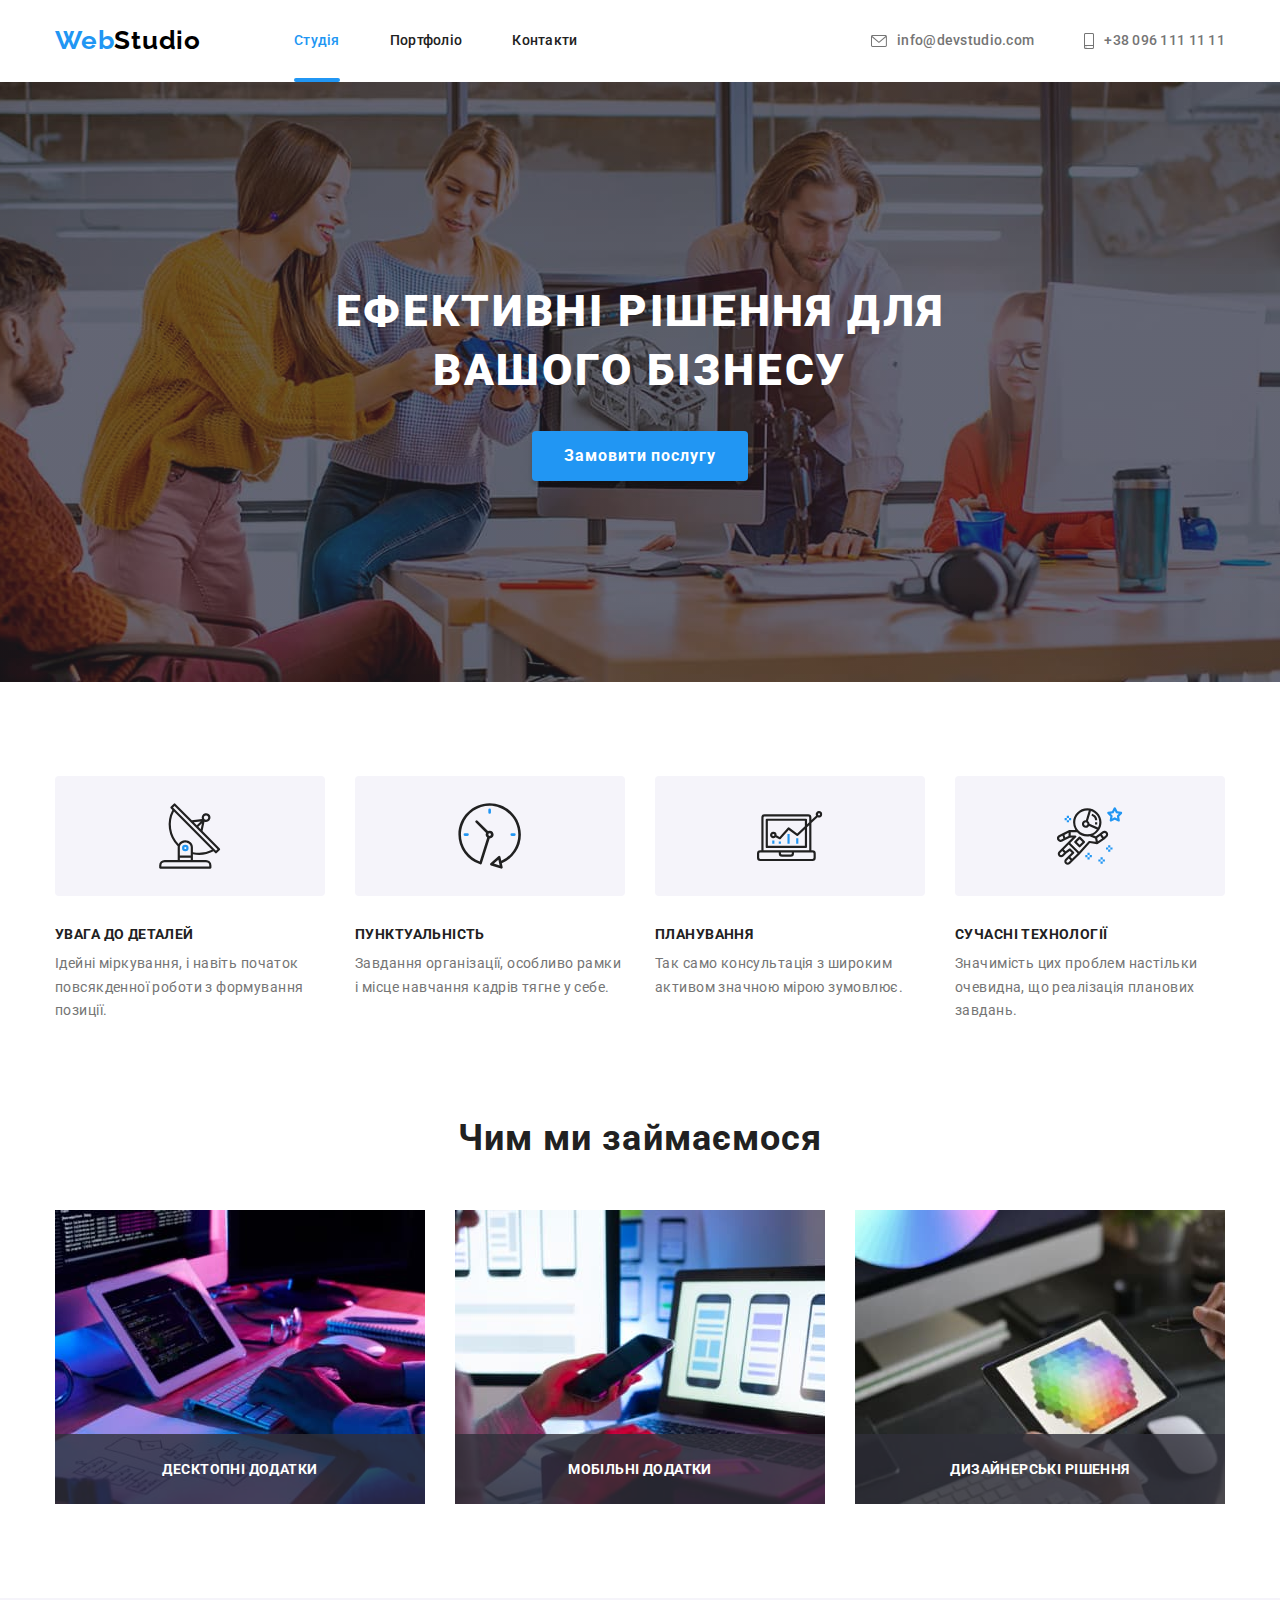
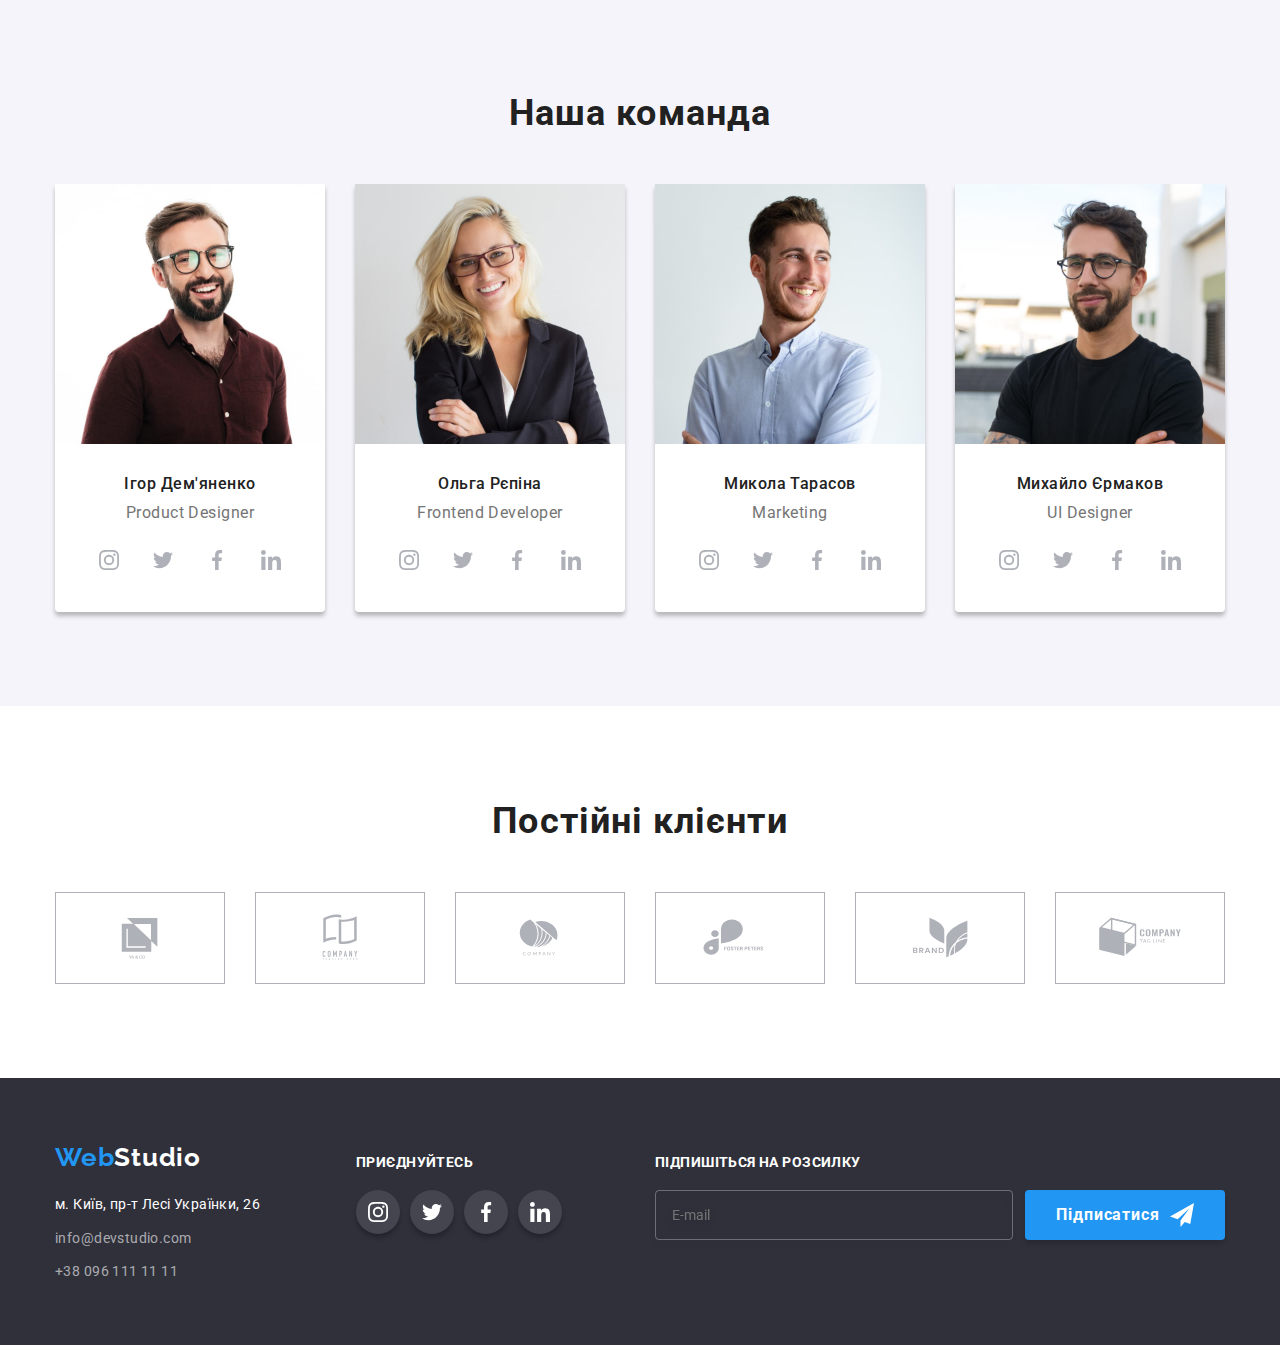
<file: index.html>
<!DOCTYPE html>
<html lang="uk">
  <head class="page-header">
    <meta charset="UTF-8" />
    <meta http-equiv="X-UA-Compatible" content="IE=edge" />
    <meta name="viewport" content="width=device-width, initial-scale=1.0" />
    <title>Web Studio</title>
    <link rel="preconnect" href="https://fonts.googleapis.com" />
    <link rel="preconnect" href="https://fonts.gstatic.com" crossorigin />
    <link
      href="https://fonts.googleapis.com/css2?family=Raleway:wght@700&family=Roboto:wght@400;500;700;900&display=swap"
      rel="stylesheet"
    />
    <link
      rel="stylesheet"
      href="https://cdnjs.cloudflare.com/ajax/libs/modern-normalize/1.0.0/modern-normalize.min.css"
    />
      <link rel="stylesheet" href="./css/main.min.css" /> 
  </head>
  <body class="page">
    <header class="header">
      <div class="container">
        <a href="#" lang="en" class="logo logo--top">
          <span class="logo--blue">Web</span>Studio
        </a>
        <nav class="navigation">
          <ul class="navigation__list list">
            <li class="navigation__item">
              <a href="./index.html" class="link current">Студія</a>
            </li>
            <li class="navigation__item">
              <a href="./portfolio.html" class="link">Портфоліо</a>
            </li>
            <li class="navigation__item">
              <a href="#" class="link">Контакти</a>
            </li>
          </ul>
        </nav>
        <div class="adress-list">
          <ul class="navigation__list list">
            <li>
              <a href="mailto:info@devstudio.com" class="navigation__adress link">
                <svg width="16px" height="12px" class="navigation__envelope">
                  <use href="./images/icons.svg#icon-envelope"></use>
                </svg>
                info@devstudio.com
              </a>
            </li>
            <li>
              <a href="tel:+380961111111" class="navigation__phone link">
                <svg class="navigation__smartphone">
                  <use href="./images/icons.svg#icon-smartphone"></use>
                </svg>
                +38 096 111 11 11
              </a>
            </li>
          </ul>
        </div>
      </div>
    </header>

    <main>
      <section class="hero section">
        <dav class="container hero__box">
          <h1 class="hero__title">Ефективні рішення для вашого бізнесу</h1>
          <button type="button" class="button-action" data-modal-open>Замовити послугу</button>
        </dav>
      </section>

      <section class="benefits section">
        <div class="container">
          <ul class="information-box list-title list">
            <li class="information-box__item">
              <div class="information-box__img">
                <svg class="information-box__svg">
                  <use href="./images/icons.svg#icon-antenna"></use>
                </svg>
              </div>
              <h3 class="information-box__sub-title">УВАГА ДО ДЕТАЛЕЙ</h3>
              <p class="text">
                Ідейні міркування, і навіть початок повсякденної роботи з формування позиції.
              </p>
            </li>
            <li class="information-box__item">
              <div class="information-box__img">
                <svg class="information-box__svg">
                  <use href="./images/icons.svg#icon-clock"></use>
                </svg>
              </div>
              <h3 class="information-box__sub-title">ПУНКТУАЛЬНІСТЬ</h3>
              <p class="text">
                Завдання організації, особливо рамки і місце навчання кадрів тягне у себе.
              </p>
            </li>
            <li class="information-box__item">
              <div class="information-box__img">
                <svg class="information-box__svg">
                  <use href="./images/icons.svg#icon-diagram"></use>
                </svg>
              </div>
              <h3 class="information-box__sub-title">ПЛАНУВАННЯ</h3>
              <p class="text">Так само консультація з широким активом значною мірою зумовлює.</p>
            </li>
            <li class="information-box__item">
              <div class="information-box__img">
                <svg class="information-box__svg">
                  <use href="./images/icons.svg#icon-astronaut"></use>
                </svg>
              </div>
              <h3 class="information-box__sub-title">СУЧАСНІ ТЕХНОЛОГІЇ</h3>
              <p class="text">
                Значимість цих проблем настільки очевидна, що реалізація планових завдань.
              </p>
            </li>
          </ul>
        </div>
      </section>

      <section class="activity section">
        <div class="activity__box container">
          <h2 class="section-title">Чим ми займаємося</h2>
          <ul class="set-list list">
            <li class="set-list__item">
              <img
                class="set-list__img picture"
                src="./images/img-box-1.jpg"
                alt="Людина працює над розробкою сайту"
                width="370"
              />
              <h3 class="set-list__title">Десктопні додатки</h3>
            </li>
            <li class="set-list__item">
              <img
                class="set-list__img picture"
                src="./images/img-box-2.jpg"
                alt="Людина створює Web додаток"
                width="370"
              />
              <h3 class="set-list__title">Мобільні додатки</h3>
            </li>
            <li class="set-list__item">
              <img
                class="set-list__img picture"
                src="./images/img-box-3.jpg"
                alt="Людина працює над дизайном сайту"
                width="370"
              />
              <h3 class="set-list__title">Дизайнерські рішення</h3>
            </li>
          </ul>
        </div>
      </section>
      <section class="team section">
        <div class="container team-box">
          <h2 class="team-box__title section-title">Наша команда</h2>
          <div class="team-img">
            <ul class="set-img list">
              <li class="set-img__item">
                <img
                  class="picture"
                  src="./images/img-team-1.jpg"
                  alt="Фото пріцівника компанії"
                  width="270"
                />
                <h3 class="set-img__title">Ігор Дем'яненко</h3>
                <p class="set-img__text text">Product Designer</p>
                <ul class="social-list list">
                  <li class="social-list__items">
                    <a href="" class="social-list__link link"
                      ><svg width="20" height="20">
                        <use href="./images/icons.svg#icon-instagram"></use></svg
                    ></a>
                  </li>
                  <li class="social-list__items">
                    <a href="" class="social-list__link link"
                      ><svg width="20" height="20">
                        <use href="./images/icons.svg#icon-twitter"></use></svg
                    ></a>
                  </li>
                  <li class="social-list__items">
                    <a href="" class="social-list__link link"
                      ><svg width="20" height="20">
                        <use href="./images/icons.svg#icon-facebook"></use></svg
                    ></a>
                  </li>
                  <li class="social-list__items">
                    <a href="" class="social-list__link link"
                      ><svg width="20" height="20">
                        <use href="./images/icons.svg#icon-linkedin"></use></svg
                    ></a>
                  </li>
                </ul>
              </li>
              <li class="set-img__item">
                <img
                  class="picture"
                  src="./images/img-team-2.jpg"
                  alt="Фото пріцівника компанії"
                  width="270"
                />
                <h3 class="set-img__title">Ольга Рєпіна</h3>
                <p class="set-img__text text">Frontend Developer</p>
                <ul class="social-list list">
                  <li class="social-list__items">
                    <a href="" class="social-list__link link"
                      ><svg width="20" height="20">
                        <use href="./images/icons.svg#icon-instagram"></use></svg
                    ></a>
                  </li>
                  <li class="social-list__items">
                    <a href="" class="social-list__link link"
                      ><svg width="20" height="20">
                        <use href="./images/icons.svg#icon-twitter"></use></svg
                    ></a>
                  </li>
                  <li class="social-list__items">
                    <a href="" class="social-list__link link"
                      ><svg width="20" height="20">
                        <use href="./images/icons.svg#icon-facebook"></use></svg
                    ></a>
                  </li>
                  <li class="social-list__items">
                    <a href="" class="social-list__link link"
                      ><svg width="20" height="20">
                        <use href="./images/icons.svg#icon-linkedin"></use></svg
                    ></a>
                  </li>
                </ul>
              </li>
              <li class="set-img__item">
                <img
                  class="picture"
                  src="./images/img-team-3.jpg"
                  alt="Фото пріцівника компанії"
                  width="270"
                />
                <h3 class="set-img__title">Микола Тарасов</h3>
                <p class="set-img__text text">Marketing</p>
                <ul class="social-list list">
                  <li class="social-list__items">
                    <a href="" class="social-list__link link"
                      ><svg width="20" height="20">
                        <use href="./images/icons.svg#icon-instagram"></use></svg
                    ></a>
                  </li>
                  <li class="social-list__items">
                    <a href="" class="social-list__link link"
                      ><svg width="20" height="20">
                        <use href="./images/icons.svg#icon-twitter"></use></svg
                    ></a>
                  </li>
                  <li class="social-list__items">
                    <a href="" class="social-list__link link"
                      ><svg width="20" height="20">
                        <use href="./images/icons.svg#icon-facebook"></use></svg
                    ></a>
                  </li>
                  <li class="social-list__items">
                    <a href="" class="social-list__link link"
                      ><svg width="20" height="20">
                        <use href="./images/icons.svg#icon-linkedin"></use></svg
                    ></a>
                  </li>
                </ul>
              </li>
              <li class="set-img__item">
                <img
                  class="picture"
                  src="./images/img-team-4.jpg"
                  alt="Фото пріцівника компанії"
                  width="270"
                />
                <h3 class="set-img__title">Михайло Єрмаков</h3>
                <p class="set-img__text text">UI Designer</p>
                <ul class="social-list list">
                  <li class="social-list__items">
                    <a href="" class="social-list__link link"
                      ><svg width="20" height="20">
                        <use href="./images/icons.svg#icon-instagram"></use></svg
                    ></a>
                  </li>
                  <li class="social-list__items">
                    <a href="" class="social-list__link link"
                      ><svg width="20" height="20">
                        <use href="./images/icons.svg#icon-twitter"></use></svg
                    ></a>
                  </li>
                  <li class="social-list__items">
                    <a href="" class="social-list__link link"
                      ><svg width="20" height="20">
                        <use href="./images/icons.svg#icon-facebook"></use></svg
                    ></a>
                  </li>
                  <li class="social-list__items">
                    <a href="" class="social-list__link link"
                      ><svg width="20" height="20">
                        <use href="./images/icons.svg#icon-linkedin"></use></svg
                    ></a>
                  </li>
                </ul>
              </li>
            </ul>
          </div>
        </div>
      </section>
      <section class="section">
        <div class="clients container">
          <h2 class="section-title clients__title">Постійні клієнти</h2>
          <ul class="img-list list">
            <li class="img-list__item">
              <a href="" class="img-list__link link">
                <div class="img-list__img attention">
                  <svg class="img-list__svg">
                    <use href="./images/icons.svg#icon-client-1"></use>
                  </svg>
                </div>
              </a>
            </li>
            <li class="img-list__item">
              <a href="" class="img-list__link link">
                <div class="img-list__img">
                  <svg class="img-list__svg">
                    <use href="./images/icons.svg#icon-client-2"></use>
                  </svg>
                </div>
              </a>
            </li>
            <li class="img-list__item">
              <a href="" class="img-list__link link">
                <div class="img-list__img">
                  <svg class="img-list__svg">
                    <use href="./images/icons.svg#icon-client-3"></use>
                  </svg>
                </div>
              </a>
            </li>
            <li class="img-list__item">
              <a href="" class="img-list__link link">
                <div class="img-list__img">
                  <svg class="img-list__svg">
                    <use href="./images/icons.svg#icon-client-4"></use>
                  </svg>
                </div>
              </a>
            </li>
            <li class="img-list__item">
              <a href="" class="img-list__link link">
                <div class="img-list__img">
                  <svg class="img-list__svg">
                    <use href="./images/icons.svg#icon-client-5"></use>
                  </svg>
                </div>
              </a>
            </li>
            <li class="img-list__item">
              <a href="" class="img-list__link link">
                <div class="img-list__img">
                  <svg class="img-list__svg">
                    <use href="./images/icons.svg#icon-client-6"></use>
                  </svg>
                </div>
              </a>
            </li>
          </ul>
        </div>
      </section>
    </main>

    <footer class="footer">
      <div class="container footer__box">
        <div class="footer__address">
          <a href="#" lang="en" class="logo logo--bottom"
            ><span class="logo--blue">Web</span>Studio</a>
          <address class="address">
            <ul class="address__list list">
              <li class="address__item">
                <p class="address__text">м. Київ, пр-т Лесі Українки, 26</p>
              </li>
              <li class="address__item"">
                <a href="mailto:info@devstudio.com" class="address__email">info@devstudio.com</a>
              </li>
              <li class="address__item"">
                <a href="tel:+380961111111" class="address__tel">+38 096 111 11 11</a>
              </li>
            </ul>
          </address>
        </div>
        <div class="box-join">
          <h3 class="box-join__title">приєднуйтесь</h3>
          <ul class="box-join__soc list">
            <li class="box-join__items">
              <a href="" class="box-join__link link"
                ><svg width="20" height="20">
                  <use href="./images/icons.svg#icon-instagram"></use></svg
              ></a>
            </li>
            <li class="box-join__items">
              <a href="" class="box-join__link link"
                ><svg width="20" height="20">
                  <use href="./images/icons.svg#icon-twitter"></use></svg
              ></a>
            </li>
            <li class="box-join__items">
              <a href="" class="box-join__link link"
                ><svg width="20" height="20">
                  <use href="./images/icons.svg#icon-facebook"></use></svg
              ></a>
            </li>
            <li class="box-join__items">
              <a href="" class="box-join__link link"
                ><svg width="20" height="20">
                  <use href="./images/icons.svg#icon-linkedin"></use></svg
              ></a>
            </li>
          </ul>
        </div>
        <div class="box-subscription">
          <h3 class="box-subscription__join">Підпишіться на розсилку</h3>
          <div class="box-subscription__connect">
            <div class="form-icon">
              <input type="email" name="email" id="email" 
              autocomplete="off" placeholder="E-mail" class="box-subscription__input" />
            </div>
            <div class="form-action">
              <button type="submit" class="form-action__button">Підписатися
                <span class="form-action__send">
                  <svg width="24" height="24">
                    <use href="./images/icons.svg#icon-icon-send"></use>
                  </svg>
                </span>
              </button>
            </div>
        </div>
      </div>
    </footer>
    <div class="backdrop is-hidden" data-modal>
      <div class="modal">
        <button type="button" class="modal__button" data-modal-close>
          <svg width="20" height="20" class="modal__svg">
            <use href="./images/icons.svg#icon-close"></use>
          </svg>
        </button>
        <form name="modal-action" action="" class="form">
          <div role="group" aria-labelledby="contact-details-head">
            <b id="contact-details-head" class="form__title">
              Залиште свої дані, ми вам передзвонимо</b>
            <div class="form__field form__name">
              <label for="username" class="form__label">Ім'я</label>
              <div class="form__icon">
                <input type="text" name="username" id="username" class="form__input" />
                <svg width="18" height="18" class="icon">
                  <use href="./images/icons.svg#icon-person"></use>
                </svg>
              </div>
            </div>
            <div class="form__field">
              <label for="tel" class="form__label">Телефон</label>
              <div class="form__icon">
                <input type="tel" name="tel" id="tel" class="form__input" />
                <svg width="18" height="18" class="icon">
                  <use href="./images/icons.svg#icon-phone-black"></use>
                </svg>
              </div>
            </div>
            <div class="form__field">
              <label for="email" class="form__label">Пошта</label>
              <div class="form__icon">
                <input type="email" name="email" id="email" autocomplete="off" class="form__input" />
                <svg width="18" height="18" class="icon">
                  <use href="./images/icons.svg#icon-email-black"></use>
                </svg>
              </div>
            </div>
            <div class="form__field">
              <label for="coment" class="form__label">Коментар</label>
              <textarea name="coment"
                rows="7"
                id="coment"
                placeholder="Введіть текст"
                class="coment"></textarea>
            </div>
            <div class="form__field polisy-acsept">
              <input
                type="checkbox"
                name="policy"
                id="policy"
                class="polisy-acsept__input visually-hidden"/>
              <label for="policy" class="polisy-acsept__label">
                <span class="checked-checkbox">
                  <svg width="11" height="9">
                    <use href="./images/icons.svg#icon-check"></use>
                  </svg>
                </span>
                Погоджуюся з розсилкою та приймаю
                <a href="" class="polisy-acsept__action">Умови договору</a>
              </label>
            </div>
            <div class="form-action">
              <button type="submit" class="form-action__button">Відправити</button>
            </div>
          </div>
        </form>
      </div>
    </div>
    <script src="./js/modal.js"></script>
  </body>
</html>
</file>
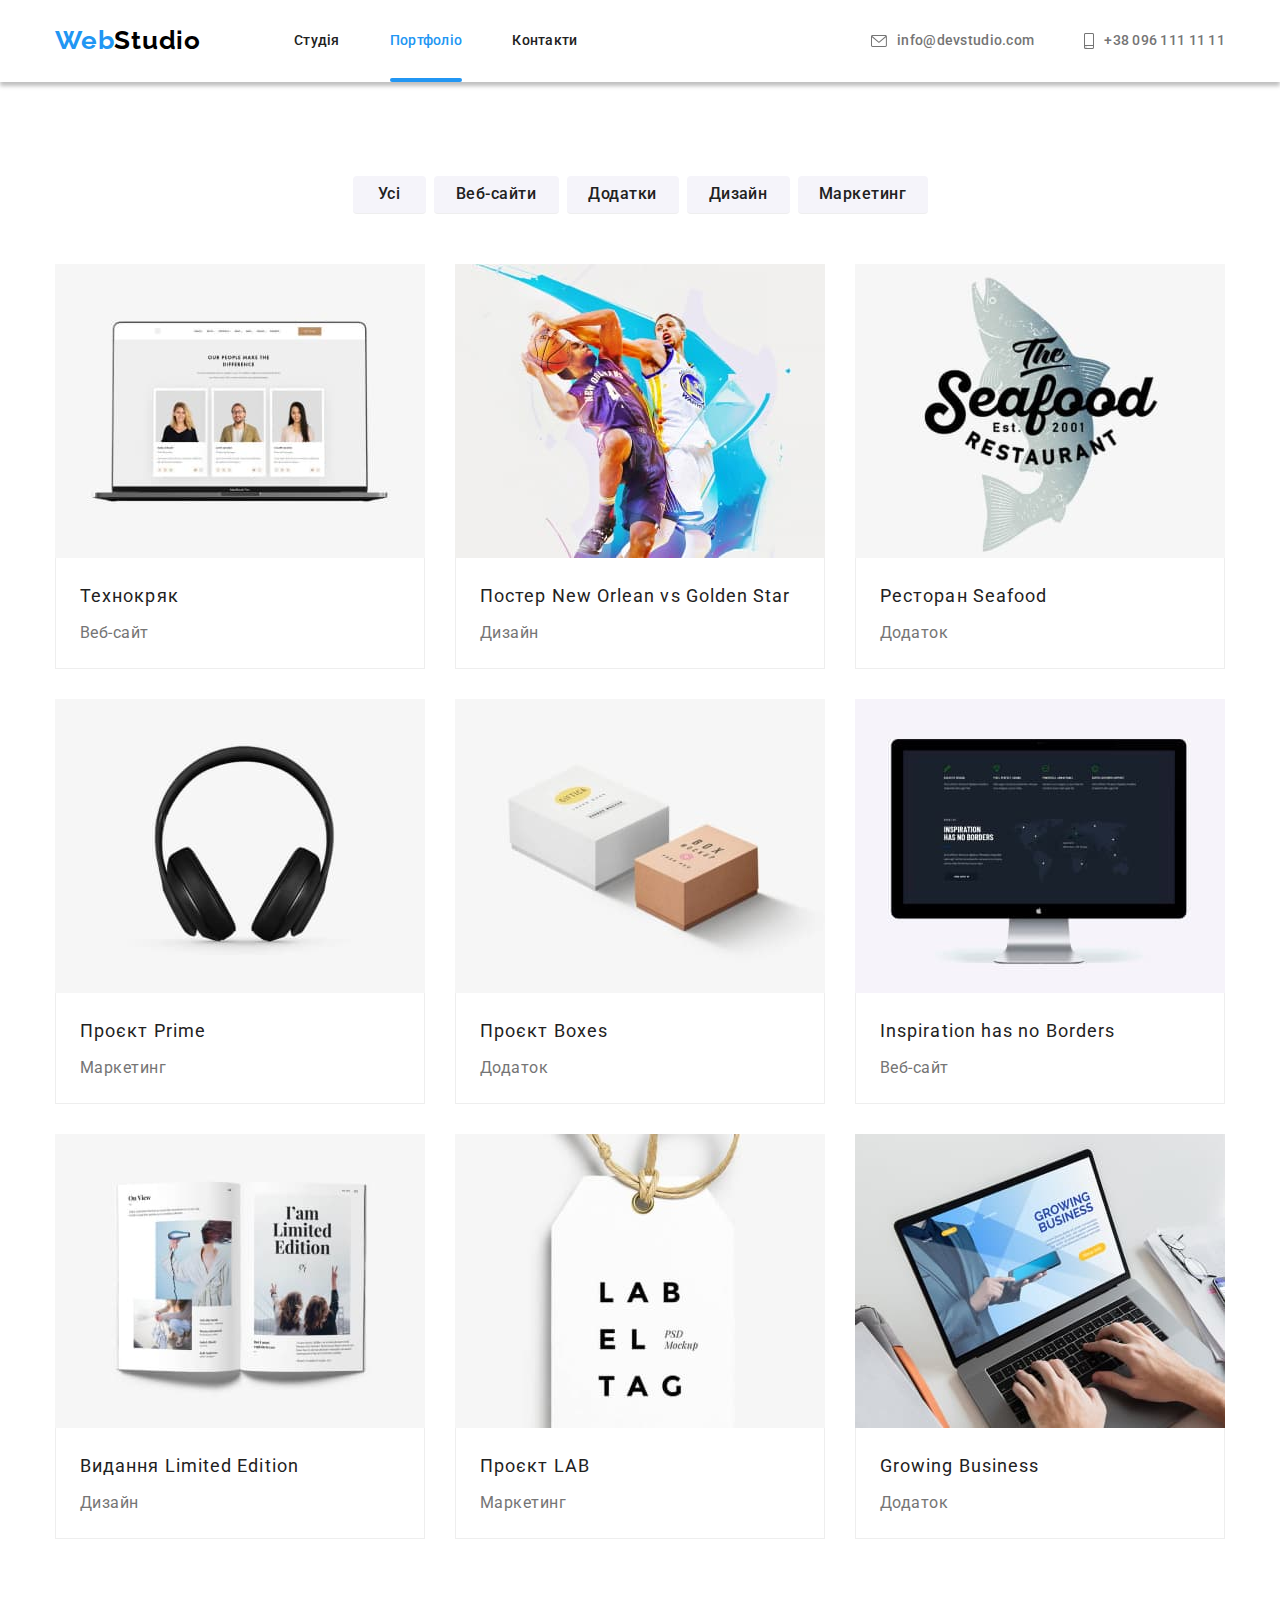
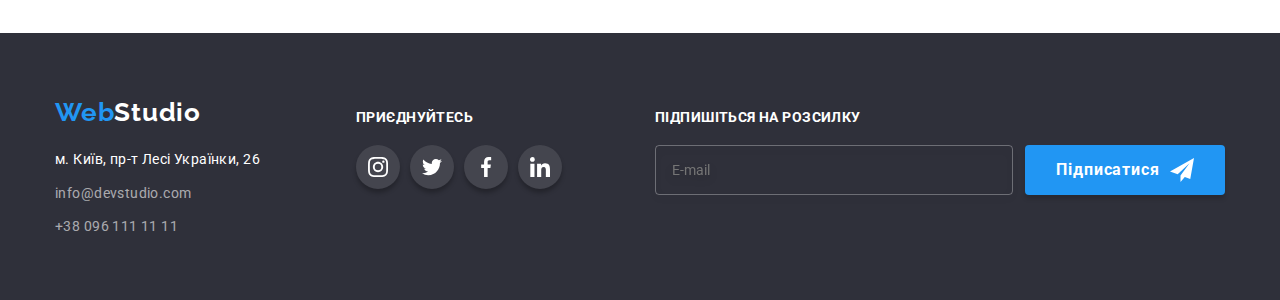
<file: portfolio.html>
<!DOCTYPE html>
<html lang="uk">
  <head>
    <meta charset="UTF-8" />
    <meta http-equiv="X-UA-Compatible" content="IE=edge" />
    <meta name="viewport" content="width=device-width, initial-scale=1.0" />
    <title>Web Studio - Портфоліо</title>
    <link rel="preconnect" href="https://fonts.googleapis.com" />
    <link rel="preconnect" href="https://fonts.gstatic.com" crossorigin />
    <link
      href="https://fonts.googleapis.com/css2?family=Raleway:wght@700&family=Roboto:wght@400;500;700;900&display=swap"
      rel="stylesheet"
    />
    <link
      rel="stylesheet"
      href="https://cdnjs.cloudflare.com/ajax/libs/modern-normalize/1.0.0/modern-normalize.min.css"
    />
    <!-- <link rel="stylesheet" href="./css/styles.css" /> -->
    <link rel="stylesheet" href="./css/main.min.css" />
  </head>
  <body class="page">
    <header class="header">
      <div class="container">
        <a href="#" lang="en" class="logo logo--top">
          <span class="logo--blue">Web</span>Studio
        </a>
        <nav class="navigation">
          <ul class="navigation__list list">
            <li class="navigation__item">
              <a href="./index.html" class="link">Студія</a>
            </li>
            <li class="navigation__item">
              <a href="./portfolio.html" class="link current">Портфоліо</a>
            </li>
            <li class="navigation__item">
              <a href="#" class="link">Контакти</a>
            </li>
          </ul>
        </nav>
        <div class="adress-list">
          <ul class="navigation__list list">
            <li>
              <a href="mailto:info@devstudio.com" class="navigation__adress link">
                <svg width="16px" height="12px" class="navigation__envelope">
                  <use href="./images/icons.svg#icon-envelope"></use>
                </svg>
                info@devstudio.com
              </a>
            </li>
            <li>
              <a href="tel:+380961111111" class="navigation__phone link">
                <svg class="navigation__smartphone">
                  <use href="./images/icons.svg#icon-smartphone"></use>
                </svg>
                +38 096 111 11 11
              </a>
            </li>
          </ul>
        </div>
      </div>
    </header>

    <main>
      <section class="portfolio section">
        <div class="container portfolio-box ">
          <h1 class="visually-hidden">Portfolio</h1>
            <ul class="nav list">
              <li class="nav__action">
                <button type="button" class="nav-list__btn">Усі</button>
              </li>
              <li class="nav__action">
                <button type="button" class="nav-list__btn">Веб-сайти</button>
              </li>
              <li class="nav__action">
                <button type="button" class="nav-list__btn">Додатки</button>
              </li>
              <li class="nav__action">
                <button type="button" class="nav-list__btn">Дизайн</button>
              </li>
              <li class="nav__action">
                <button type="button" class="nav-list__btn">Маркетинг</button>
              </li>
            </ul>
          <div class="portfolio-action">
            <ul class="card-set list">
              <li class="card-set__list">
                <a class="card-set__item" href="">
                  <div class="card-set__thumb">
                    <img class="card-set__img" src="./images/img-project-1.jpg" alt="Веб-сайт Технокряк" width="370"/>
                    <p class="card-set__text">Ресурс пропонує комплексні пропозиції з різним рівнем функціоналу та сервісів. 
                      Все це дозволить відвідувачу отримати вичерпні відомості про компанію чи приватну особу.</p>
                  </div>
                  <div class="card-set__content">
                    <h2 class="card-set__title">Технокряк</h2>
                    <p class="text card-set__type">Веб-сайт</p>
                  </div>
                </a>
              </li>
              <li class="card-set__list">
                <a class="card-set__item" href="">
                <div class="card-set__thumb"> 
                  <img class="card-set__img" src="./images/img-project-2.jpg" alt="Дизайн постеру New Orlean vs Golden Star"
                  width="370"/>
                  <p class="card-set__text">Ресурс пропонує комплексні пропозиції з різним рівнем функціоналу та сервісів. 
                    Все це дозволить відвідувачу отримати вичерпні відомості про компанію чи приватну особу.</p>
                </div>
                  <div class="card-set__content">
                    <h2 class="card-set__title">Постер New Orlean vs Golden Star</h2>
                    <p class="text card-set__type">Дизайн</p>
                  </div>
                </a>
              </li>
              <li class="card-set__list">
                <a class="card-set__item" href="">
                <div class="card-set__thumb">
                  <img class="card-set__img" src="./images/img-project-3.jpg" alt="Додаток для ресторану Seafood" width="370"/>
                  <p class="card-set__text">Ресурс пропонує комплексні пропозиції з різним рівнем функціоналу та сервісів. 
                    Все це дозволить відвідувачу отримати вичерпні відомості про компанію чи приватну особу.ti ea cum non! Nam.</p>
                </div>
                  <div class="card-set__content">
                    <h2 class="card-set__title">Ресторан Seafood</h2>
                    <p class="text card-set__type">Додаток</p>
                  </div>
                </a>
              </li>
              <li class="card-set__list">
                <a class="card-set__item" href="">
                <div class="card-set__thumb">
                  <img class="card-set__img" src="./images/img-project-4.jpg" alt="Маркетинг для проекту Prime" width="370"/>
                  <p class="card-set__text">Ресурс пропонує комплексні пропозиції з різним рівнем функціоналу та сервісів. 
                    Все це дозволить відвідувачу отримати вичерпні відомості про компанію чи приватну особу.</p>
                </div>
                  <div class="card-set__content">
                    <h2 class="card-set__title">Проєкт Prime</h2>
                    <p class="text card-set__type">Маркетинг</p>
                  </div>
                </a>
              </li>
              <li class="card-set__list">
                <a class="card-set__item" href="">
                <div class="card-set__thumb">
                  <img class="card-set__img" src="./images/img-project-5.jpg" alt="Додаток Boxes" width="370" />
                  <p class="card-set__text">Ресурс пропонує комплексні пропозиції з різним рівнем функціоналу та сервісів. 
                    Все це дозволить відвідувачу отримати вичерпні відомості про компанію чи приватну особу..</p>
                </div>
                  <div class="card-set__content">
                    <h2 class="card-set__title">Проєкт Boxes</h2>
                    <p class="text card-set__type">Додаток</p>
                  </div>
                </a>
              </li>
              <li class="card-set__list">
                <a class="card-set__item" href="">
                <div class="card-set__thumb">
                  <img class="card-set__img" src="./images/img-project-6.jpg" alt="Веб-сайт Inspiration has no Borders" width="370"/>
                  <p class="card-set__text">Ресурс пропонує комплексні пропозиції з різним рівнем функціоналу та сервісів. 
                    Все це дозволить відвідувачу отримати вичерпні відомості про компанію чи приватну особу.</p>
                </div>
                  <div class="card-set__content">
                    <h2 class="card-set__title">Inspiration has no Borders</h2>
                    <p class="text card-set__type">Веб-сайт</p>
                  </div>
                </a>
              </li>
              <li class="card-set__list">
                <a class="card-set__item" href="">
                <div class="card-set__thumb">
                  <img class="card-set__img" src="./images/img-project-7.jpg" alt="Дизайн для видання Limited Edition" width="370"/>
                  <p class="card-set__text">Ресурс пропонує комплексні пропозиції з різним рівнем функціоналу та сервісів. 
                    Все це дозволить відвідувачу отримати вичерпні відомості про компанію чи приватну особу.</p>
                </div>
                  <div class="card-set__content">
                    <h2 class="card-set__title">Видання Limited Edition</h2>
                    <p class="text card-set__type">Дизайн</p>
                  </div>
                </a>
              </li>
              <li class="card-set__list">
                <a class="card-set__item" href="">
                <div class="card-set__thumb">
                  <img class="card-set__img" src="./images/img-project-8.jpg" alt="Маркетинг для проєкту LAB" width="370"/>
                  <p class="card-set__text">Ресурс пропонує комплексні пропозиції з різним рівнем функціоналу та сервісів. 
                    Все це дозволить відвідувачу отримати вичерпні відомості про компанію чи приватну особу.</p>
                </div>
                  <div class="card-set__content">
                    <h2 class="card-set__title">Проєкт LAB</h2>
                    <p class="text card-set__type">Маркетинг</p>
                  </div>
                </a>
              </li>
              <li class="card-set__list">
                <a class="card-set__item" href="">
                <div class="card-set__thumb">
                  <img class="card-set__img" src="./images/img-project-9.jpg" alt="Додаток Growing Business" width="370"/>
                  <p class="card-set__text">Ресурс пропонує комплексні пропозиції з різним рівнем функціоналу та сервісів. 
                    Все це дозволить відвідувачу отримати вичерпні відомості про компанію чи приватну особу.</p>
                </div>
                  <div class="card-set__content">
                    <h2 class="card-set__title">Growing Business</h2>
                    <p class="text card-set__type">Додаток</p>
                  </div>
                </a>
              </li>    
          </div>
      </div>
      </section>
    </main>
    <footer class="footer">
      <div class="container footer__box">
        <div class="footer__address">
          <a href="#" lang="en" class="logo logo--bottom"><span class="logo--blue">Web</span>Studio</a>
          <address class="address">
            <ul class="address__list list">
              <li class="address__item">
                <p class="address__text">м. Київ, пр-т Лесі Українки, 26</p>
              </li>
              <li class="address__item"">
                    <a href=" mailto:info@devstudio.com" class="address__email">info@devstudio.com</a>
              </li>
              <li class="address__item"">
                    <a href=" tel:+380961111111" class="address__tel">+38 096 111 11 11</a>
              </li>
            </ul>
          </address>
        </div>
        <div class="box-join">
          <h3 class="box-join__title">приєднуйтесь</h3>
          <ul class="box-join__soc list">
            <li class="box-join__items">
              <a href="" class="box-join__link link"><svg width="20" height="20">
                  <use href="./images/icons.svg#icon-instagram"></use>
                </svg></a>
            </li>
            <li class="box-join__items">
              <a href="" class="box-join__link link"><svg width="20" height="20">
                  <use href="./images/icons.svg#icon-twitter"></use>
                </svg></a>
            </li>
            <li class="box-join__items">
              <a href="" class="box-join__link link"><svg width="20" height="20">
                  <use href="./images/icons.svg#icon-facebook"></use>
                </svg></a>
            </li>
            <li class="box-join__items">
              <a href="" class="box-join__link link"><svg width="20" height="20">
                  <use href="./images/icons.svg#icon-linkedin"></use>
                </svg></a>
            </li>
          </ul>
        </div>
        <div class="box-subscription">
          <h3 class="box-subscription__join">Підпишіться на розсилку</h3>
          <div class="box-subscription__connect">
            <div class="form-icon">
              <input type="email" name="email" id="email" autocomplete="off" placeholder="E-mail"
                class="box-subscription__input" />
            </div>
            <div class="form-action">
              <button type="submit" class="form-action__button">Підписатися
                <span class="form-action__send">
                  <svg width="24" height="24">
                    <use href="./images/icons.svg#icon-icon-send"></use>
                  </svg>
                </span>
              </button>
            </div>
          </div>
        </div>
    </footer>
  </body>
</html>
</file>
<file: css/styles.css>
:root {
  --primmary-text-color: #757575;
  --title-text-color: #212121;
  --accent-text-color: #2196f3;
  --background-page-color: #ffffff;
  --background-hero-color: #c4c4c4;
  --team-action-color: #f5f4fa;
  --background-bottom-color: #2f303a;
  --logo-top-color: #000000;
  --bottom-text-color: rgba(255, 255, 255, 0.6);
  --card-portfolio-color: #eeeeee;
  --soc-icons-color: #afb1b8;
  --button-form-color: #188ce8;
}
.page {
  background-color: var(--background-page-color);
  color: var(--title-text-color);
  font-family: Roboto, sans-serif;
}
.container {
  display: flex;
  width: 1200px;
  padding-left: 15px;
  padding-right: 15px;
  align-items: center;
  margin: 0 auto;
  margin-right: auto;
  margin-left: auto;
}
.section {
  padding: 94px 0 94px 0;
}
ul,
p,
h2,
h3,
nav {
  margin: 0;
  padding: 0;
}
img {
  display: block;
  max-width: 100%;
  height: auto;
}
.list {
  color: var(--title-text-color);
  list-style: none;
  padding-left: 0;
  margin-top: 0;
}
/* logo */
.logo {
  display: flex;
  align-items: center;
  font-family: Raleway;
  font-size: 26px;
  line-height: 1.2;
  letter-spacing: 0.03em;
  text-decoration: none;
}
.logo-blue {
  display: flex;
  align-items: center;
  color: var(--accent-text-color);
}
.logo-top {
  display: flex;
  align-items: center;
  padding-top: 24px;
  padding-bottom: 24px;
  margin-right: 93px;
  color: var(--logo-top-color);
}
/* header */
.top-border {
  box-shadow: 0px 4px 4px rgba(0, 0, 0, 0.25);
}
.site-nav {
  position: relative;
  display: inline-flex;
  /* padding: 32px 0 32px; */
  padding: 0;
  margin: 0;
  font-weight: 500;
  font-size: 14px;
  line-height: 16px;
  letter-spacing: 0.02em;
  color: var(--accent-text-color);
  transition: color 250ms cubic-bezier(0.4, 0, 0.2, 1);
}
.site-nav-link {
  position: relative;
  display: inline-flex;
  transition: color 250ms cubic-bezier(0.4, 0, 0.2, 1);
}
.list-top {
  position: relative;
  /* padding: 32px 0 32px; */
  font-weight: 500;
  font-size: 14px;
  line-height: 16px;
  letter-spacing: 0.02em;
  color: var(--accent-text-color);
  transition: color 250ms cubic-bezier(0.4, 0, 0.2, 1);
}
.site-nav .link.current {
  content: '';
  position: relative;
  display: flex;
  width: 100%;
  color: var(--accent-text-color);
  transition: color 250ms cubic-bezier(0.4, 0, 0.2, 1);
}
.current {
  position: relative;
  width: 100%;
}
.current::after {
  content: '';
  display: inline-flex;
  position: absolute;
  box-sizing: border-box;
  bottom: 0;
  right: 0;
  width: 100%;
  height: 4px;
  border-radius: 2px;
  background: var(--accent-text-color);
  transition: color 250ms cubic-bezier(0.4, 0, 0.2, 1);
}
.link {
  color: var(--title-text-color);
  transition: color 250ms cubic-bezier(0.4, 0, 0.2, 1);
}
.link:hover,
.link:focus {
  color: var(--accent-text-color);
}
.top-adress {
  display: inline-flex;
  display: flex;
  flex-direction: row;
  align-items: center;
  color: var(--primmary-text-color);
  transition: color 250ms cubic-bezier(0.4, 0, 0.2, 1);
}
.adress-svg-envelope {
  display: flex;
  padding: 0;
  margin: 0 10px 0 0;
  width: 16px;
  height: 12px;
  fill: var(--primmary-text-color);
  transition: fill 250ms cubic-bezier(0.4, 0, 0.2, 1);
}
.adress-svg-envelope:hover,
.adress-svg-envelope:focus {
  fill: var(--accent-text-color);
}
.adress-svg-phone {
  display: flex;
  padding: 0;
  margin: 0 10px 0 0;
  width: 10px;
  height: 16px;
  fill: var(--primmary-text-color);
  transition: fill 250ms cubic-bezier(0.4, 0, 0.2, 1);
}
.adress-svg-phone:hover,
.adress-svg-phone:focus {
  fill: var(--accent-text-color);
}
.top-tel {
  color: var(--primmary-text-color);
  display: flex;
  flex-direction: row;
  align-items: center;
  transition: color 250ms cubic-bezier(0.4, 0, 0.2, 1);
}
.top-tel:hover,
.top-tel:focus {
  color: var(--accent-text-color);
}
.link,
.top-adress,
.top-tel {
  padding-top: 31px;
  padding-bottom: 31px;
  font-weight: 500;
  font-size: 14px;
  line-height: 1.4;
  letter-spacing: 0.02em;
  text-decoration: none;
}
.page-header {
  background-color: var(--background-page-color);
}
.top-adress {
  margin-right: 50px;
}
.site-nav {
  padding-left: 0;
}
.nav-top,
.site-nav {
  display: flex;
  align-items: center;
  margin-top: 0;
  margin-bottom: 0;
}
.list-top {
  display: flex;
  margin-right: 50px;
}
.list-top:nth-child(3) {
  margin-right: 0;
}
.adress-list {
  display: flex;
  margin-left: auto;
}
/* hero */
.hero {
  max-width: 1600px;
  height: 600px;
  margin-right: auto;
  margin-left: auto;
  background-image: linear-gradient(rgba(47, 48, 58, 0.4), rgba(47, 48, 58, 0.4)),
    url('../images/hero-bg.jpg');
  background-color: var(--background-hero-color);
  background-repeat: no-repeat;
  background-position: center;
  background-size: cover;
}
.hero-box {
  flex-direction: column;
  margin-top: 106px;
  margin-bottom: 106px;
}
.hero-title {
  width: 696px;
  margin: 0 0 30px 0;
  color: var(--background-page-color);
  font-weight: 900;
  font-size: 44px;
  line-height: 1.36;
  text-align: center;
  letter-spacing: 0.06em;
  text-transform: uppercase;
}
button.hero-action {
  padding: 0;
}
.hero-action {
  display: flex;
  align-items: center;
  text-align: center;
  letter-spacing: 0.06em;
  cursor: pointer;
  min-width: 216px;
  min-height: 50px;
  justify-content: center;
  background-color: var(--accent-text-color);
  color: var(--background-page-color);
  font-weight: 700;
  font-size: 16px;
  line-height: 1.88;
  border: 0;
  box-shadow: 0px 4px 4px rgba(0, 0, 0, 0.15);
  border-radius: 4px;
}
/* section */
.section-title {
  margin-top: 0;
  margin-bottom: 50px;
  color: var(--title-text-color);
  font-size: 36px;
  line-height: 1.17;
  text-align: center;
  letter-spacing: 0.03em;
}
/* benefits */
.benefits-box {
  display: flex;
  flex-direction: row;
  align-items: flex-start;
  justify-content: space-between;
  margin-top: 0;
  margin-bottom: 0;
  padding: 0;
}
.list-benefits {
  display: flex;
  flex-direction: column;
  margin: 0 30px 0 0;
  padding: 0;
}
.list-benefits:nth-child(4) {
  margin-right: 0;
}
.benefits-img {
  display: flex;
  justify-content: center;
  align-items: center;
  padding: 0;
  margin: 0;
  width: 270px;
  height: 120px;
  margin-bottom: 30px;
  background-color: var(--team-action-color);
  border-radius: 4px;
}
.benefits-svg {
  display: flex;
  padding: 0;
  margin: 0;
  width: 65.32px;
  height: 70px;
}
.benefits-sub-title {
  display: flex;
  font-size: 14px;
  line-height: 1.14;
  letter-spacing: 0.03em;
  margin-top: 0;
  margin-bottom: 10px;
  align-items: flex-start;
}
.section-sub-title {
  font-weight: 500;
  font-size: 16px;
  line-height: 1.19;
  letter-spacing: 0.03em;
  margin: 0;
}
.section-sub-title,
.benefits-sub-title {
  color: var(--title-text-color);
}
.text {
  display: inline-block;
  font-family: Roboto, sans-serif;
  color: var(--primmary-text-color);
  font-size: 14px;
  line-height: 1.71;
  letter-spacing: 0.03em;
  margin: 0;
  padding: 0;
}
/* activity */
.activity {
  padding-top: 0;
}
.activity-box {
  display: flex;
  flex-direction: column;
}
.activity-sub {
  display: flex;
  flex-direction: row;
  margin: 0;
  padding: 0;
}
.activity-sub-list {
  display: flex;
  margin-right: 30px;
  position: relative;
}
.activity-sub-list:nth-child(3) {
  margin-right: 0;
}
.activity-img.picture {
  margin-bottom: 0;
}
.activity-title {
  position: absolute;
  width: 370px;
  height: 70px;
  bottom: 0;
  padding-top: 27px;
  padding-bottom: 27px;
  font-weight: 700;
  font-size: 14px;
  line-height: 16px;
  text-align: center;
  letter-spacing: 0.03em;
  text-transform: uppercase;
  color: var(--background-page-color);
  background-color: rgba(47, 48, 58, 0.8);
}
/* team */
.team {
  background-color: var(--team-action-color);
}
.team-box {
  display: flex;
  flex-direction: column;
}
.team-title {
  margin-bottom: 50px;
}
.picture {
  margin-bottom: 30px;
}
.team-img {
  width: 1170px;
}
.team-sub {
  display: flex;
  flex-direction: row;
  width: 1170px;
  margin: 0;
  padding: 0;
}
.team-sub-list {
  display: flex;
  flex-direction: column;
  margin-right: 30px;
  align-items: center;
  box-shadow: 0px 4px 4px rgba(0, 0, 0, 0.25);
  border-radius: 0px 0px 4px 4px;
  background-color: var(--background-page-color);
}
.team-sub-list:nth-child(4) {
  margin-right: 0;
  padding-bottom: 30px;
}
.team-sub-list .section-sub-title {
  margin-bottom: 10px;
}
.team .text {
  font-size: 16px;
  line-height: 1.19;
  margin-bottom: 16px;
}
.team-soc-list {
  display: flex;
  justify-content: center;
  align-items: center;
}
.team-soc-items {
  width: 44px;
  height: 44px;
}
.team-soc-items:not(:last-child) {
  margin-right: 10px;
}
.team-soc-link {
  width: 100%;
  height: 100%;
  padding: 0;
  display: flex;
  background-color: var(--background-page-color);
  fill: var(--soc-icons-color);
  border-radius: 50%;
  justify-content: center;
  align-items: center;
  transition: background-color 250ms cubic-bezier(0.4, 0, 0.2, 1),
    fill 250ms cubic-bezier(0.4, 0, 0.2, 1);
}
.team-soc-link:hover,
.team-soc-link:focus {
  background-color: var(--accent-text-color);
  fill: var(--background-page-color);
}
/* clients */
.clients-box {
  display: flex;
  flex-direction: column;
}
.clients-title {
  display: flex;
  justify-content: center;
  align-items: center;
  flex-direction: row;
  justify-content: space-between;
  margin: 50px 0 0 0;
  padding: 0;
}
.list-clients {
  display: flex;
  margin: 0 30px 0 0;
  padding: 0;
  width: 170px;
  height: 92px;
}
.list-clients:nth-child(6) {
  margin-right: 0;
}
.clients-link {
  width: 100%;
  height: 100%;
  padding: 0;
  display: flex;
  fill: var(--soc-icons-color);
  justify-content: center;
  align-items: center;
  border: 1px solid var(--soc-icons-color);
  transition: border 250ms cubic-bezier(0.4, 0, 0.2, 1), fill 250ms cubic-bezier(0.4, 0, 0.2, 1);
}
.clients-link:hover,
.clients-link:focus {
  border: 1px solid var(--accent-text-color);
  fill: var(--accent-text-color);
}
.clients-img {
  display: flex;
  padding: 0;
  margin: 0;
  width: 100%;
  height: 100%;
  justify-content: center;
  align-items: center;
}
.clients-svg {
  display: flex;
  padding: 0;
  margin: 0;
  width: 170px;
  height: 92px;
}
/* futter */
.bottom {
  background-color: var(--background-bottom-color);
}
.bottom-box {
  display: flex;
  flex-direction: row;
  justify-content: flex-start;
  align-items: flex-start;
  padding-top: 64px;
  padding-bottom: 62px;
}
.box-adress {
  display: flex;
  flex-direction: column;
  margin-right: 70px;
}
.logo-bottom {
  color: var(--background-page-color);
  margin-bottom: 20px;
}
.address-footer {
  font-size: 14px;
  line-height: 1.71;
  letter-spacing: 0.03em;
}
.bottom-adress {
  color: var(--background-page-color);
  margin-bottom: 9px;
}
.bottom-text {
  color: var(--bottom-text-color);
  text-decoration: none;
  margin-bottom: 9px;
  transition: color 250ms cubic-bezier(0.4, 0, 0.2, 1);
}
.bottom-tel {
  color: var(--bottom-text-color);
  text-decoration: none;
  transition: color 250ms cubic-bezier(0.4, 0, 0.2, 1);
}
.bottom-text:hover,
.bottom-text:focus,
.bottom-tel:hover,
.bottom-tel:hover {
  color: var(--accent-text-color);
}
.bottom-items {
  font-style: normal;
  font-weight: 400;
  font-size: 14px;
  line-height: 24px;
  letter-spacing: 0.03em;
  margin: 0;
}
.bottom-item {
  display: flex;
  padding: 0;
  margin: 0;
}
.box-join {
  display: flex;
  flex-direction: column;
  margin-right: 93px;
}
.join-sub-title {
  margin-top: 12px;
  margin-bottom: 20px;
  padding: 0;
  font-style: normal;
  font-weight: 700;
  font-size: 14px;
  line-height: 16px;
  letter-spacing: 0.03em;
  text-transform: uppercase;
  color: var(--background-page-color);
}
.join-soc {
  display: flex;
  justify-content: center;
  align-items: center;
  flex-direction: row;
  margin-right: 0;
  padding: 0;
}
.join-soc-items {
  display: flex;
  padding: 0;
  margin: 0;
  width: 44px;
  height: 44px;
}
.join-soc-items:not(:last-child) {
  margin-right: 10px;
}
.join-soc-link {
  width: 100%;
  height: 100%;
  padding: 0;
  display: flex;
  background-color: rgba(255, 255, 255, 0.1);
  fill: var(--background-page-color);
  box-shadow: 0px 4px 4px rgba(0, 0, 0, 0.25);
  border-radius: 50%;
  justify-content: center;
  align-items: center;
  transition: background-color 250ms cubic-bezier(0.4, 0, 0.2, 1),
    fill 250ms cubic-bezier(0.4, 0, 0.2, 1);
}
.join-soc-link:hover,
.join-soc-link:focus {
  background-color: var(--accent-text-color);
  fill: var(--background-page-color);
}
.box-subscription {
  display: flex;
  flex-direction: column;
  margin: 0;
  width: 100%;
  /* align-items: center; */
  /* text-align: right; */
  justify-content: flex-end;
}
.box-subscription .join-sub-title {
  margin-bottom: 20px;
}
.connect {
  display: flex;
  flex-direction: row;
  margin: 0;
  width: 100%;
}
.connect-input {
  display: flex;
  align-items: center;
  height: 50px;
  min-width: 358px;
  padding-left: 16px;
  margin-right: 12px;
  background-color: transparent;
  border: 1px solid rgba(255, 255, 255, 0.3);
  border-radius: 4px;
  filter: drop-shadow(0px 4px 4px rgba(0, 0, 0, 0.15));
  transition: border-color 250ms cubic-bezier(0.4, 0, 0.2, 1);
  letter-spacing: 0.03em;
  color: rgba(255, 255, 255, 0.6);
}
.connect-input:focus,
.connect-input:hover {
  border-color: var(--accent-text-color);
}
.icon-send {
  display: flex;
  position: relative;
  margin: 0 0 0 10px;
}

/* modal */
.backdrop {
  position: fixed;
  top: 0;
  width: 100%;
  height: 100%;
  background-color: rgba(0, 0, 0, 0.2);
  transition: opacity 250ms cubic-bezier(0.4, 0, 0.2, 1),
    visibility 250ms cubic-bezier(0.4, 0, 0.2, 1);
}
.modal {
  position: absolute;
  top: 50%;
  left: 50%;
  transform: translate(-50%, -50%) scale(1);
  width: 528px;
  min-height: 581px;
  padding: 40px;
  background-color: var(--background-page-color);
  box-shadow: 0px 1px 3px rgba(0, 0, 0, 0.12), 0px 1px 1px rgba(0, 0, 0, 0.14),
    0px 2px 1px rgba(0, 0, 0, 0.2);
  border-radius: 4px;
  transition: transform 250ms cubic-bezier(0.4, 0, 0.2, 1);
}
.backdrop.is-hidden .modal {
  transform: translate(-50%, -50%) scale(0) rotate(-90deg);
}
.modal-close {
  position: absolute;
  top: 10px;
  right: 10px;
  width: 30px;
  height: 30px;
  background-color: transparent;
  border: 1px solid rgba(0, 0, 0, 0.1);
  border-radius: 50%;
}
.modal-close-x {
  width: 100%;
  height: 100%;
  padding: 0;
  display: flex;
  justify-content: center;
  align-items: center;
}
.is-hidden {
  opacity: 0;
  visibility: hidden;
  pointer-events: none;
}
/* form */
.form-title {
  display: flex;
  justify-content: center;
  position: relative;
  align-items: center;
  font-family: 'Roboto';
  font-style: normal;
  font-weight: 700;
  font-size: 20px;
  line-height: 23px;
  text-align: center;
  letter-spacing: 0.03em;
  color: var(--title-text-color);
  padding: 0;
  margin: 0;
}
.form-name {
  margin: 12px 0 0 0;
}
.form-label {
  display: flex;
  flex-direction: column;
  margin-bottom: 4px;
  font-family: 'Roboto';
  font-style: normal;
  font-weight: 400;
  font-size: 12px;
  line-height: 14px;
  letter-spacing: 0.01em;
  color: var(--primmary-text-color);
}
.form-input {
  height: 40px;
  width: 100%;
  padding-left: 42px;
  border: 1px solid rgba(33, 33, 33, 0.2);
  border-radius: 4px;
  transition: border-color 250ms cubic-bezier(0.4, 0, 0.2, 1);
}
.coment {
  transition: border-color 250ms cubic-bezier(0.4, 0, 0.2, 1);
}
.form-field > .coment:focus {
  border-color: var(--accent-text-color);
}
textarea {
  resize: none;
}
.form-icon {
  display: flex;
  position: relative;
}
.form-field {
  display: flex;
  flex-direction: column;
  margin-bottom: 10px;
  position: relative;
}
.form-field:last-child {
  margin-top: 10px;
}
.icon {
  position: absolute;
  top: 50%;
  left: 12px;
  display: inline-block;
  width: 18px;
  height: 18px;
  transform: translateY(-50%);
  color: var(--title-text-color);
  transition: fill 250ms cubic-bezier(0.4, 0, 0.2, 1);
}
.colisy-acsept {
  margin: 20px 0 30px 0;
}
.label-policy input {
  margin: 0;
  padding: 0 0 0 12px;
  border: 1px solid rgba(33, 33, 33, 0.2);
  border-radius: 4px;
}
.label-policy input[type='checkbox'] {
  margin: 0;
  padding-left: 12px;
  border: 1px solid rgba(33, 33, 33, 0.2);
  border-radius: 4px;
}
.form-input:focus {
  border-color: #2196f3;
}
.form-input:focus ~ .icon {
  fill: #2196f3;
}
.form-field textarea::placeholder {
  font-family: 'Roboto';
  font-style: normal;
  font-weight: 400;
  font-size: 12px;
  line-height: 14px;
  letter-spacing: 0.01em;
  color: rgba(117, 117, 117, 0.5);
}
.form-field textarea {
  border: 1px solid rgba(33, 33, 33, 0.2);
  border-radius: 4px;
}
.label-policy {
  display: flex;
  width: 100%;
  margin-left: 0 0 0 12px;
  padding: 0;
  font-family: 'Roboto';
  font-style: normal;
  font-weight: 400;
  font-size: 14px;
  letter-spacing: 0.03em;
  color: var(--primmary-text-color);
}
.form-field > label input {
  background-color: var(--title-text-color);
}
.checked-checkbox {
  display: block;
  width: 16px;
  height: 15px;
  border: 2px solid var(--title-text-color);
  border-radius: 2px;
  margin: 0 8px 0 12px;
  display: flex;
  justify-content: center;
  align-items: center;
  cursor: pointer;
  transition: background-color 250ms cubic-bezier(0.4, 0, 0.2, 1);
}
.checked-checkbox svg {
  fill: transparent;
  transition: fill 250ms cubic-bezier(0.4, 0, 0.2, 1);
}
.input-checkbox:checked + label > span {
  border: none;
  background-color: var(--accent-text-color);
}
.input-checkbox:checked + label > span svg {
  fill: var(--background-page-color);
}
.policy-action {
  padding: 0;
  margin: 0 0 0 5px;
  color: var(--accent-text-color);
}
.button-form-action {
  display: flex;
  align-items: center;
  text-align: center;
  justify-content: center;
}
.button-form {
  padding: 0;
  margin: 0;
  display: flex;
  align-items: center;
  text-align: center;
  justify-content: center;
  cursor: pointer;
  width: 200px;
  height: 50px;
  color: var(--background-page-color);
  font-weight: 700;
  font-size: 16px;
  line-height: 30px;
  box-shadow: 0px 4px 4px rgba(0, 0, 0, 0.15);
  border: none;
  border-radius: 4px;
  background-color: var(--accent-text-color);
  letter-spacing: 0.06em;
  transition: background-color 250ms cubic-bezier(0.4, 0, 0.2, 1);
}
.button-form:hover,
.button-form:focus {
  background-color: var(--button-form-color);
}
/* portfolio */
.portfolio-box {
  display: flex;
  flex-direction: column;
  align-items: center;
}
.visually-hidden {
  position: absolute;
  width: 1px;
  height: 1px;
  margin: -1px;
  border: 0;
  padding: 0;
  white-space: nowrap;
  clip-path: inset(100%);
  clip: rect(0 0 0 0);
  overflow: hidden;
  opacity: 0;
}
.portfolio-nav-list {
  display: flex;
  flex-direction: row;
  margin-bottom: 50px;
}
.action-btn {
  margin-right: 8px;
}
.action-btn:nth-child(5) {
  margin-right: 0;
}
.list-action {
  background-color: var(--team-action-color);
  color: var(--title-text-color);
  font-weight: 500;
  font-size: 16px;
  line-height: 1.63;
  letter-spacing: 0.03em;
  cursor: pointer;
  min-height: 38px;
  border-style: 4px 4px 4px 4px;
  border-style: none;
  border-bottom: 1px solid var(--card-portfolio-color);
  border-radius: 4px;
  transition: background-color 250ms cubic-bezier(0.4, 0, 0.2, 1),
    color 250ms cubic-bezier(0.4, 0, 0.2, 1), border-bottom 250ms cubic-bezier(0.4, 0, 0.2, 1),
    box-shadow 250ms cubic-bezier(0.4, 0, 0.2, 1);
}
.list-action:hover,
.list-action:focus,
.list-action:active {
  background-color: var(--accent-text-color);
  color: var(--background-page-color);
  border-bottom: 0;
  box-shadow: 0px 3px 1px rgba(0, 0, 0, 0.1), 0px 1px 2px rgba(0, 0, 0, 0.08),
    0px 2px 2px rgba(0, 0, 0, 0.12);
}
.action-btn:first-child .list-action {
  min-width: 73px;
}
.action-btn:nth-child(2) .list-action {
  min-width: 125px;
}
.action-btn:nth-child(3) .list-action {
  min-width: 112px;
}
.action-btn:nth-child(4) .list-action {
  min-width: 103px;
}
.action-btn:nth-child(5) .list-action {
  min-width: 130px;
}
.card-set {
  display: flex;
  flex-wrap: wrap;
  margin: -30px 0 0 -30px;
  padding: 0;
  list-style: none;
}
.card-set > .card-list {
  flex-basis: calc(100 / 3 - 30px);
  margin-top: 30px;
  margin-left: 30px;
}
.card-list:nth-child(3n) {
  margin-right: 0;
}
.card-list:nth-last-child(-n + 3) {
  margin-bottom: 0;
}
.card-list-item {
  display: flex;
  flex-direction: column;
  margin: 0;
  padding: 0;
  text-decoration: none;
  transition: box-sizing 250ms cubic-bezier(0.4, 0, 0.2, 1),
    box-shadow 250ms cubic-bezier(0.4, 0, 0.2, 1);
}
.card-list-item:hover {
  box-sizing: border-box;
  box-shadow: 0px 1px 1px rgba(0, 0, 0, 0.12), 0px 4px 4px rgba(0, 0, 0, 0.06),
    1px 4px 6px rgba(0, 0, 0, 0.16);
  filter: drop-shadow(0px 4px 4px rgba(0, 0, 0, 0.25));
}
.card-heading {
  color: var(--title-text-color);
  font-size: 18px;
  line-height: 36px;
  letter-spacing: 0.06em;
  padding: 0;
  margin: 0 0 4px 0;
}
.card-text {
  font-size: 16px;
  line-height: 1.88;
  letter-spacing: 0.03em;
  padding: 0;
  margin: 0;
}
.item-img {
  display: flex;
}
.card-list-thumb {
  position: relative;
  overflow: hidden;
}
.card-cover-text {
  position: absolute;
  top: 0;
  font-size: 18px;
  line-height: 28px;
  letter-spacing: 0.03em;
  color: var(--background-page-color);
  background-color: rgba(33, 150, 243, 0.9);
  padding: 63px 24px;
  height: 100%;
  transform: translateY(100%);
  transition: transform 250ms cubic-bezier(0.4, 0, 0.2, 1);
  overflow: auto;
}
.card-cover-text::-webkit-scrollbar {
  width: 1em;
}
.card-cover-text::-webkit-scrollbar-track {
  box-shadow: inset 0 0 6px rgba(0, 0, 0, 0.3);
}
.card-cover-text::-webkit-scrollbar-thumb {
  background-color: darkgrey;
  outline: 1px solid slategrey;
}
.card-content {
  display: block;
  box-sizing: border-box;
  padding: 20px 24px 20px 24px;
  border-right: 1px solid var(--card-portfolio-color);
  border-left: 1px solid var(--card-portfolio-color);
  border-bottom: 1px solid var(--card-portfolio-color);
}
.card-list:hover .card-cover-text {
  transform: translateY(0);
}
</file>
<file: css/main.min.css>
:root{--primmary-text-color: #757575;--title-text-color: #212121;--accent-text-color: #2196f3;--background-page-color: #ffffff;--background-hero-color: #c4c4c4;--team-action-color: #f5f4fa;--background-bottom-color: #2f303a;--logo-top-color: #000000;--bottom-text-color: rgba(255, 255, 255, 0.6);--card-portfolio-color: #eeeeee;--soc-icons-color: #afb1b8;--button-form-color: #188ce8}.page{font-family:"Roboto",sans-serif;font-style:normal;font-weight:400;font-size:14px;line-height:1.71;letter-spacing:0.03em;text-decoration:none}.logo{font-family:"Raleway";font-style:normal;font-weight:700;font-size:26px;line-height:1.2;letter-spacing:0.03em;text-decoration:none}.section-title{font-family:"Roboto",sans-serif;font-style:normal;font-weight:700;font-size:36px;line-height:1.17;letter-spacing:0.03em;text-decoration:none}.navigation__list,.navigation__item{font-family:"Roboto",sans-serif;font-style:normal;font-weight:500;font-size:14px;line-height:16px;letter-spacing:0.02em;text-decoration:none}.hero__title{font-family:"Roboto",sans-serif;font-style:normal;font-weight:900;font-size:44px;line-height:1.36;letter-spacing:0.06em;text-decoration:none}.button-action{font-family:"Roboto",sans-serif;font-style:normal;font-weight:700;font-size:16px;line-height:1.88;letter-spacing:0.06em;text-decoration:none}.form-title{font-family:"Roboto",sans-serif;font-style:normal;font-weight:700;font-size:20px;line-height:23px;letter-spacing:0.03em;text-decoration:none}.form-field textarea::-moz-placeholder{font-family:"Roboto",sans-serif;font-style:normal;font-weight:400;font-size:12px;line-height:14px;letter-spacing:0.01em;text-decoration:none}.form-field textarea:-ms-input-placeholder{font-family:"Roboto",sans-serif;font-style:normal;font-weight:400;font-size:12px;line-height:14px;letter-spacing:0.01em;text-decoration:none}.form-label,.form-field textarea::placeholder{font-family:"Roboto",sans-serif;font-style:normal;font-weight:400;font-size:12px;line-height:14px;letter-spacing:0.01em;text-decoration:none}.label-policy{font-family:"Roboto",sans-serif;font-style:normal;font-weight:400;font-size:14px;letter-spacing:0.03em;text-decoration:none}.button-form,.form-action__button{font-family:"Roboto",sans-serif;font-style:normal;font-weight:700;font-size:16px;line-height:30px;letter-spacing:0.06em;text-decoration:none}.navigation__phone,.navigation__adress,.link{font-family:"Roboto",sans-serif;font-style:normal;font-weight:500;font-size:14px;line-height:1.4;letter-spacing:0.02em;text-decoration:none}.set-list__title,.information-box__sub-title{font-family:"Roboto",sans-serif;font-style:normal;font-weight:700;font-size:14px;line-height:16px;letter-spacing:0.03em;text-decoration:none}.set-img__title{font-family:"Roboto",sans-serif;font-style:normal;font-weight:500;font-size:16px;line-height:1.19;letter-spacing:0.03em;text-decoration:none}.team .text{font-family:"Roboto",sans-serif;font-style:normal;font-weight:400;font-size:16px;line-height:1.19;letter-spacing:0.03em;text-decoration:none}.text,.address__text{font-family:"Roboto",sans-serif;font-style:normal;font-weight:400;font-size:14px;line-height:1.71;letter-spacing:0.03em;text-decoration:none}.address__email,.address__tel{font-family:"Roboto",sans-serif;font-style:normal;font-weight:400;font-size:14px;line-height:24px;letter-spacing:0.03em;text-decoration:none}.box-join__title,.box-subscription__join{font-family:"Roboto",sans-serif;font-style:normal;font-weight:700;font-size:14px;line-height:16px;letter-spacing:0.03em;text-decoration:none}.nav-list__btn{font-family:"Roboto",sans-serif;font-style:normal;font-weight:500;font-size:16px;line-height:1.63;letter-spacing:0.03em;text-decoration:none}.card-set__text{font-family:"Roboto",sans-serif;font-style:normal;font-weight:400;font-size:18px;line-height:28px;letter-spacing:0.03em;text-decoration:none}.card-set__title{font-family:"Roboto",sans-serif;font-style:normal;font-weight:400;font-size:18px;line-height:36px;letter-spacing:0.06em;text-decoration:none}.card-set__type{font-family:"Roboto",sans-serif;font-style:normal;font-weight:400;font-size:16px;line-height:1.88;letter-spacing:0.03em;text-decoration:none}ul,p,h2,h3,nav{margin:0;padding:0}img{display:block;max-width:100%;height:auto}.list{color:var(--title-text-color);list-style:none;padding-left:0;margin-top:0}.page{background-color:var(--background-page-color);color:var(--title-text-color)}.visually-hidden{position:absolute;width:1px;height:1px;margin:-1px;border:0;padding:0;white-space:nowrap;-webkit-clip-path:inset(100%);clip-path:inset(100%);clip:rect(0 0 0 0);overflow:hidden;opacity:0}.is-hidden{opacity:0;visibility:hidden;pointer-events:none}.container{display:flex;width:1200px;padding-left:15px;padding-right:15px;align-items:center;margin:0 auto;margin-right:auto;margin-left:auto}.section{padding:94px 0 94px 0}.text{display:inline-block;color:var(--primmary-text-color);margin:0;padding:0}.navigation__phone,.navigation__adress,.link{padding-top:31px;padding-bottom:31px}.link{color:var(--title-text-color);transition:color 250ms cubic-bezier(0.4, 0, 0.2, 1)}.link:hover,.link:focus{color:var(--accent-text-color)}.logo{display:flex;align-items:center}.logo--blue{display:flex;align-items:center;color:var(--accent-text-color)}.logo--top{display:flex;align-items:center;padding-top:24px;padding-bottom:24px;margin-right:93px;color:var(--logo-top-color)}.logo--bottom{color:var(--background-page-color);margin-bottom:20px}.section-title{margin-top:0;margin-bottom:50px;color:var(--title-text-color);text-align:center}.backdrop{position:fixed;top:0;width:100%;height:100%;background-color:rgba(0,0,0,.2);transition:opacity 250ms cubic-bezier(0.4, 0, 0.2, 1),visibility 250ms cubic-bezier(0.4, 0, 0.2, 1)}.modal{position:absolute;top:50%;left:50%;transform:translate(-50%, -50%) scale(1);width:528px;min-height:581px;padding:40px;background-color:var(--background-page-color);box-shadow:0px 1px 3px rgba(0,0,0,.12),0px 1px 1px rgba(0,0,0,.14),0px 2px 1px rgba(0,0,0,.2);border-radius:4px;transition:transform 250ms cubic-bezier(0.4, 0, 0.2, 1)}.backdrop.is-hidden .modal{transform:translate(-50%, -50%) scale(0) rotate(-90deg)}.modal__button{position:absolute;top:10px;right:10px;width:30px;height:30px;background-color:rgba(0,0,0,0);border:1px solid rgba(0,0,0,.1);border-radius:50%}.modal__svg{width:100%;height:100%;padding:0;display:flex;justify-content:center;align-items:center}.form__title{display:flex;justify-content:center;position:relative;align-items:center;text-align:center;color:var(--title-text-color);padding:0;margin:0}.form__name{margin:12px 0 0 0}.form__label{display:flex;flex-direction:column;margin-bottom:4px;color:var(--primmary-text-color)}.form__icon{display:flex;position:relative}.form__input{height:40px;width:100%;padding-left:42px;border:1px solid rgba(33,33,33,.2);border-radius:4px;transition:border-color 250ms cubic-bezier(0.4, 0, 0.2, 1)}.form__input:focus{border-color:#2196f3}.form__input:focus~.icon{fill:#2196f3}.coment{transition:border-color 250ms cubic-bezier(0.4, 0, 0.2, 1)}.form__field>.coment:focus{border-color:var(--accent-text-color)}textarea{resize:none}.form__field{display:flex;flex-direction:column;margin-bottom:10px;position:relative}.form__field:last-child{margin-top:10px}.form__field textarea::-moz-placeholder{color:rgba(117,117,117,.5)}.form__field textarea:-ms-input-placeholder{color:rgba(117,117,117,.5)}.form__field textarea::placeholder{color:rgba(117,117,117,.5)}.form__field textarea{border:1px solid rgba(33,33,33,.2);border-radius:4px}.form__field>label input{background-color:var(--title-text-color)}.icon{position:absolute;top:50%;left:12px;display:inline-block;width:18px;height:18px;transform:translateY(-50%);color:var(--title-text-color);transition:fill 250ms cubic-bezier(0.4, 0, 0.2, 1)}.polisy-acsept{margin:20px 0 30px 0}.polisy-acsept__label{display:flex;width:100%;margin-left:0 0 0 12px;padding:0;color:var(--primmary-text-color)}.polisy-acsept__label input{margin:0;padding:0 0 0 12px;border:1px solid rgba(33,33,33,.2);border-radius:4px}.polisy-acsept__label input[type=checkbox]{margin:0;padding-left:12px;border:1px solid rgba(33,33,33,.2);border-radius:4px}.checked-checkbox{display:block;width:16px;height:15px;border:2px solid var(--title-text-color);border-radius:2px;margin:0 8px 0 12px;display:flex;justify-content:center;align-items:center;cursor:pointer;transition:background-color 250ms cubic-bezier(0.4, 0, 0.2, 1)}.checked-checkbox svg{fill:rgba(0,0,0,0);transition:fill 250ms cubic-bezier(0.4, 0, 0.2, 1)}.polisy-acsept__input:checked+label>span{border:none;background-color:var(--accent-text-color)}.polisy-acsept__input:checked+label>span svg{fill:var(--background-page-color)}.polisy-acsept__action{padding:0;margin:0 0 0 5px;color:var(--accent-text-color)}.form-action{display:flex;align-items:center;text-align:center;justify-content:center}.form-action__button{padding:0;margin:0;display:flex;align-items:center;text-align:center;cursor:pointer;justify-content:center;background-color:var(--accent-text-color);color:var(--background-page-color);border:none;box-shadow:0px 4px 4px rgba(0,0,0,.15);border-radius:4px;transition:background-color 250ms cubic-bezier(0.4, 0, 0.2, 1);width:200px;height:50px}.form-action__button:hover,.form-action__button:focus{background-color:var(--button-form-color)}.header{background-color:var(--background-page-color);box-shadow:0px 4px 4px rgba(0,0,0,.25)}.navigation,.navigation__list{display:flex;align-items:center;margin-top:0;margin-bottom:0}.navigation__list{position:relative;padding:0;margin:0;color:var(--accent-text-color);transition:color 250ms cubic-bezier(0.4, 0, 0.2, 1)}.navigation__list .link.current{content:"";position:relative;display:flex;width:100%;color:var(--accent-text-color);transition:color 250ms cubic-bezier(0.4, 0, 0.2, 1)}.navigation__item{position:relative;color:var(--accent-text-color);transition:color 250ms cubic-bezier(0.4, 0, 0.2, 1);display:flex;margin-right:50px}.navigation__item:nth-child(3){margin-right:0}.current{position:relative;width:100%}.current::after{content:"";display:inline-flex;position:absolute;box-sizing:border-box;bottom:0;right:0;width:100%;height:4px;border-radius:2px;background:var(--accent-text-color);transition:color 250ms cubic-bezier(0.4, 0, 0.2, 1)}.adress-list{display:flex;margin-left:auto}.navigation__adress{display:inline-flex;display:flex;flex-direction:row;align-items:center;margin-right:50px;color:var(--primmary-text-color);transition:color 250ms cubic-bezier(0.4, 0, 0.2, 1)}.navigation__envelope{display:flex;padding:0;margin:0 10px 0 0;width:16px;height:12px;fill:var(--primmary-text-color);transition:fill 250ms cubic-bezier(0.4, 0, 0.2, 1)}.navigation__envelope:hover,.navigation__envelope:focus{fill:var(--accent-text-color)}.navigation__smartphone{display:flex;padding:0;margin:0 10px 0 0;width:10px;height:16px;fill:var(--primmary-text-color);transition:fill 250ms cubic-bezier(0.4, 0, 0.2, 1)}.navigation__smartphone:hover,.navigation__smartphone:focus{fill:var(--accent-text-color)}.navigation__phone{color:var(--primmary-text-color);display:flex;flex-direction:row;align-items:center;transition:color 250ms cubic-bezier(0.4, 0, 0.2, 1)}.navigation__phone:hover,.navigation__phone:focus{color:var(--accent-text-color)}.hero{max-width:1600px;height:600px;margin-right:auto;margin-left:auto;background-image:linear-gradient(rgba(47, 48, 58, 0.4), rgba(47, 48, 58, 0.4)),url("../images/hero-bg.jpg");background-color:var(--background-hero-color);background-repeat:no-repeat;background-position:center;background-size:cover}.hero__box{flex-direction:column;margin-top:106px;margin-bottom:106px}.hero__title{width:696px;margin:0 0 30px 0;color:var(--background-page-color);text-align:center;text-transform:uppercase}.button-action{padding:0;margin:0;display:flex;align-items:center;text-align:center;cursor:pointer;justify-content:center;background-color:var(--accent-text-color);color:var(--background-page-color);border:none;box-shadow:0px 4px 4px rgba(0,0,0,.15);border-radius:4px;transition:background-color 250ms cubic-bezier(0.4, 0, 0.2, 1);min-width:216px;min-height:50px}.button-action:hover,.button-action:focus{background-color:var(--button-form-color)}button .button-action{padding:0}.information-box{display:flex;flex-direction:row;align-items:flex-start;justify-content:space-between;margin-top:0;margin-bottom:0;padding:0}.information-box__item{display:flex;flex-direction:column;margin:0 30px 0 0;padding:0}.information-box__item:nth-child(4){margin-right:0}.information-box__img{display:flex;justify-content:center;align-items:center;padding:0;margin:0;width:270px;height:120px;margin-bottom:30px;background-color:var(--team-action-color);border-radius:4px}.information-box__svg{display:flex;padding:0;margin:0;width:65.32px;height:70px}.information-box__sub-title{display:flex;margin:0;margin-bottom:10px;align-items:flex-start;color:var(--title-text-color)}.activity{padding-top:0}.activity__box{display:flex;flex-direction:column}.set-list{display:flex;flex-direction:row;margin:0;padding:0}.set-list__item{display:flex;margin-right:30px;position:relative}.set-list__item:nth-child(3){margin-right:0}.set-list__img.picture{margin-bottom:0}.set-list__title{position:absolute;width:370px;height:70px;bottom:0;padding-top:27px;padding-bottom:27px;text-align:center;text-transform:uppercase;color:var(--background-page-color);background-color:rgba(47,48,58,.8)}.team{background-color:var(--team-action-color)}.team-box{display:flex;flex-direction:column}.team-box__title{margin-bottom:50px}.picture{margin-bottom:30px}.team-img{width:1170px}.set-img{display:flex;flex-direction:row;width:1170px;margin:0;padding:0}.set-img__item{display:flex;flex-direction:column;margin-right:30px;align-items:center;box-shadow:0px 4px 4px rgba(0,0,0,.25);border-radius:0px 0px 4px 4px;background-color:var(--background-page-color);padding-bottom:30px}.set-img__item:nth-child(4){margin-right:0}.set-img__title{margin-bottom:10px}.set-img__text{margin-bottom:16px}.social-list{display:flex;justify-content:center;align-items:center}.social-list__items{width:44px;height:44px}.social-list__items:not(:last-child){margin-right:10px}.social-list__link{width:100%;height:100%;padding:0;display:flex;background-color:var(--background-page-color);fill:var(--soc-icons-color);border-radius:50%;justify-content:center;align-items:center;transition:background-color 250ms cubic-bezier(0.4, 0, 0.2, 1),fill 250ms cubic-bezier(0.4, 0, 0.2, 1)}.social-list__link:hover,.social-list__link:focus{background-color:var(--accent-text-color);fill:var(--background-page-color)}.clients{display:flex;flex-direction:column}.clients__title{margin:0;padding:0}.img-list{display:flex;justify-content:center;align-items:center;flex-direction:row;justify-content:space-between;margin:50px 0 0 0;padding:0}.img-list__item{display:flex;margin:0 30px 0 0;padding:0;width:170px;height:92px}.img-list__item:nth-child(6){margin-right:0}.img-list__link{width:100%;height:100%;padding:0;display:flex;fill:var(--soc-icons-color);justify-content:center;align-items:center;border:1px solid var(--soc-icons-color);transition:border 250ms cubic-bezier(0.4, 0, 0.2, 1),fill 250ms cubic-bezier(0.4, 0, 0.2, 1)}.img-list__link:hover,.img-list__link:focus{border:1px solid var(--accent-text-color);fill:var(--accent-text-color)}.img-list__img{display:flex;padding:0;margin:0;width:100%;height:100%;justify-content:center;align-items:center}.img-list__svg{display:flex;padding:0;margin:0;width:170px;height:92px}.footer{background-color:var(--background-bottom-color)}.footer__box{display:flex;flex-direction:row;justify-content:flex-start;align-items:flex-start;padding-top:64px;padding-bottom:62px}.footer__address{display:flex;flex-direction:column;min-width:231px;margin-right:70px}.address__text{color:var(--background-page-color);margin-bottom:9px;transition:color 250ms cubic-bezier(0.4, 0, 0.2, 1)}.address__text:hover,.address__text:hover{color:var(--accent-text-color)}.address__list{margin:0}.address__item{display:flex;padding:0;margin:0}.address__email{color:var(--bottom-text-color);margin-bottom:9px;transition:color 250ms cubic-bezier(0.4, 0, 0.2, 1)}.address__email:hover,.address__email:focus{color:var(--accent-text-color)}.address__tel{color:var(--bottom-text-color);transition:color 250ms cubic-bezier(0.4, 0, 0.2, 1)}.address__tel:hover,.address__tel:hover{color:var(--accent-text-color)}.box-join{display:flex;flex-direction:column;margin-right:93px}.box-join__title,.box-subscription__join{margin-top:12px;margin-bottom:20px;padding:0;text-transform:uppercase;color:var(--background-page-color)}.box-join__soc{display:flex;justify-content:center;align-items:center;flex-direction:row;margin-right:0;padding:0}.box-join__items{display:flex;padding:0;margin:0;width:44px;height:44px}.box-join__items:not(:last-child){margin-right:10px}.box-join__link{width:100%;height:100%;padding:0;display:flex;background-color:rgba(255,255,255,.1);fill:var(--background-page-color);box-shadow:0px 4px 4px rgba(0,0,0,.25);border-radius:50%;justify-content:center;align-items:center;transition:background-color 250ms cubic-bezier(0.4, 0, 0.2, 1),fill 250ms cubic-bezier(0.4, 0, 0.2, 1)}.box-join__link:hover,.box-join__link:focus{background-color:var(--accent-text-color);fill:var(--background-page-color)}.box-subscription{display:flex;flex-direction:column;margin:0;width:100%;justify-content:flex-end}.box-subscription__join{margin-bottom:20px}.box-subscription__connect{display:flex;flex-direction:row;margin:0;width:100%}.box-subscription__input{display:flex;align-items:center;height:50px;min-width:358px;padding-left:16px;margin-right:12px;background-color:rgba(0,0,0,0);border:1px solid rgba(255,255,255,.3);border-radius:4px;filter:drop-shadow(0px 4px 4px rgba(0, 0, 0, 0.15));transition:border-color 250ms cubic-bezier(0.4, 0, 0.2, 1);color:rgba(255,255,255,.6)}.box-subscription__input:focus,.box-subscription__input:hover{border-color:var(--accent-text-color)}.form-action__send{display:flex;position:relative;margin:0 0 0 10px}.portfolio-box{display:flex;flex-direction:column;align-items:center}.nav{display:flex;flex-direction:row;margin-bottom:50px}.nav__action{margin-right:8px}.nav__action:nth-child(5){margin-right:0}.nav__action:first-child .nav-list__btn{min-width:73px}.nav__action:nth-child(2) .nav-list__btn{min-width:125px}.nav__action:nth-child(3) .nav-list__btn{min-width:112px}.nav__action:nth-child(4) .nav-list__btn{min-width:103px}.nav__action:nth-child(5) .nav-list__btn{min-width:130px}.nav-list__btn{background-color:var(--team-action-color);color:var(--title-text-color);cursor:pointer;min-height:38px;border-style:4px 4px 4px 4px;border-style:none;border-bottom:1px solid var(--card-portfolio-color);border-radius:4px;transition:background-color 250ms cubic-bezier(0.4, 0, 0.2, 1),color 250ms cubic-bezier(0.4, 0, 0.2, 1),border-bottom 250ms cubic-bezier(0.4, 0, 0.2, 1),box-shadow 250ms cubic-bezier(0.4, 0, 0.2, 1)}.nav-list__btn:hover,.nav-list__btn:focus,.nav-list__btn:active{background-color:var(--accent-text-color);color:var(--background-page-color);border-bottom:0;box-shadow:0px 3px 1px rgba(0,0,0,.1),0px 1px 2px rgba(0,0,0,.08),0px 2px 2px rgba(0,0,0,.12)}.card-set{display:flex;flex-wrap:wrap;margin:-30px 0 0 -30px;padding:0;list-style:none}.card-set>.card-set__list{flex-basis:calc(100/3 - 30px);margin-top:30px;margin-left:30px}.card-set__list:nth-child(3n){margin-right:0}.card-set__list:nth-last-child(-n+3){margin-bottom:0}.card-set__list:hover .card-set__text{transform:translateY(0)}.card-set__item{display:flex;flex-direction:column;margin:0;padding:0;text-decoration:none;transition:box-sizing 250ms cubic-bezier(0.4, 0, 0.2, 1),box-shadow 250ms cubic-bezier(0.4, 0, 0.2, 1)}.card-set__item:hover{box-sizing:border-box;box-shadow:0px 1px 1px rgba(0,0,0,.12),0px 4px 4px rgba(0,0,0,.06),1px 4px 6px rgba(0,0,0,.16);filter:drop-shadow(0px 4px 4px rgba(0, 0, 0, 0.25))}.card-set__title{color:var(--title-text-color);padding:0;margin:0 0 4px 0}.card-set__type{padding:0;margin:0}.card-set__img{display:flex}.card-set__thumb{position:relative;overflow:hidden}.card-set__text{position:absolute;top:0;color:var(--background-page-color);background-color:rgba(33,150,243,.9);padding:63px 24px;height:100%;transform:translateY(100%);transition:transform 250ms cubic-bezier(0.4, 0, 0.2, 1);overflow:auto}.card-set__text::-webkit-scrollbar{width:1em}.card-set__text::-webkit-scrollbar-track{box-shadow:inset 0 0 6px rgba(0,0,0,.3)}.card-set__text::-webkit-scrollbar-thumb{background-color:#a9a9a9;outline:1px solid #708090}.card-set__content{display:block;box-sizing:border-box;padding:20px 24px 20px 24px;border-right:1px solid var(--card-portfolio-color);border-left:1px solid var(--card-portfolio-color);border-bottom:1px solid var(--card-portfolio-color)}/*# sourceMappingURL=main.min.css.map */
</file>
